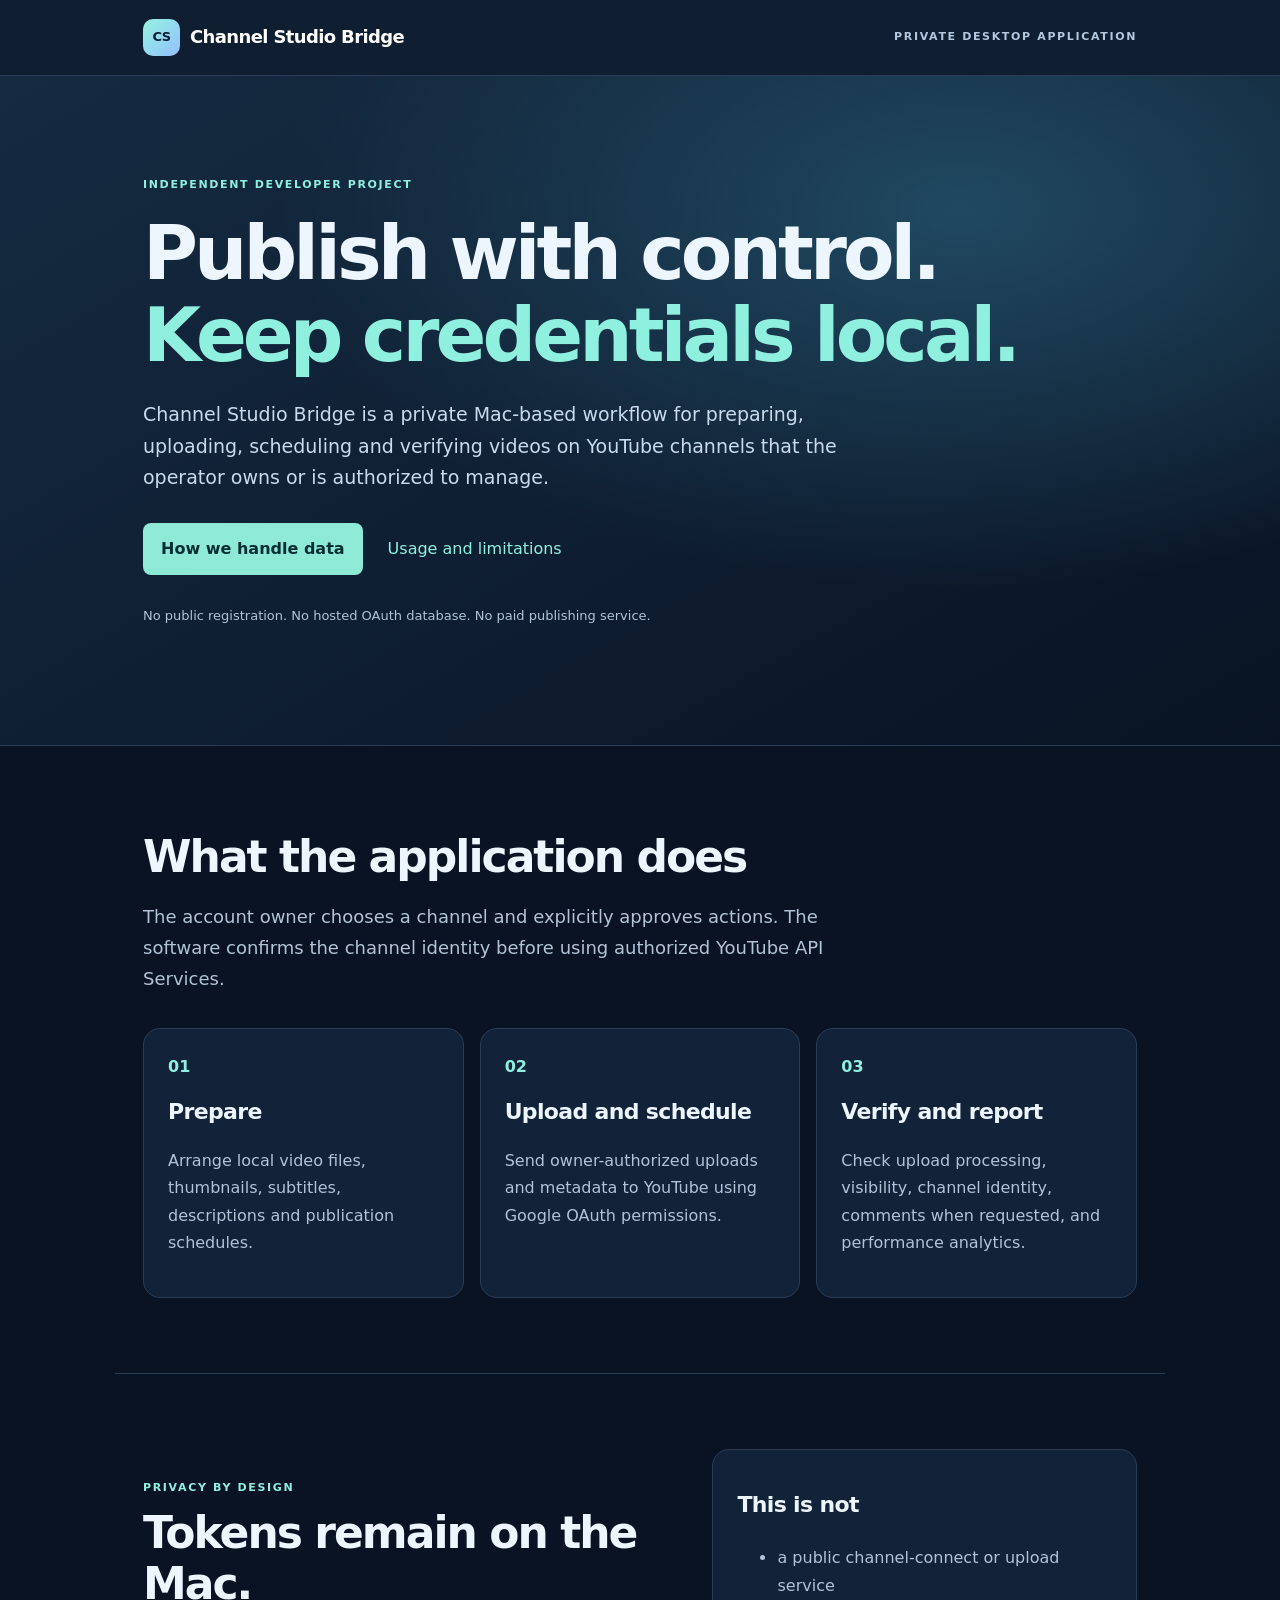
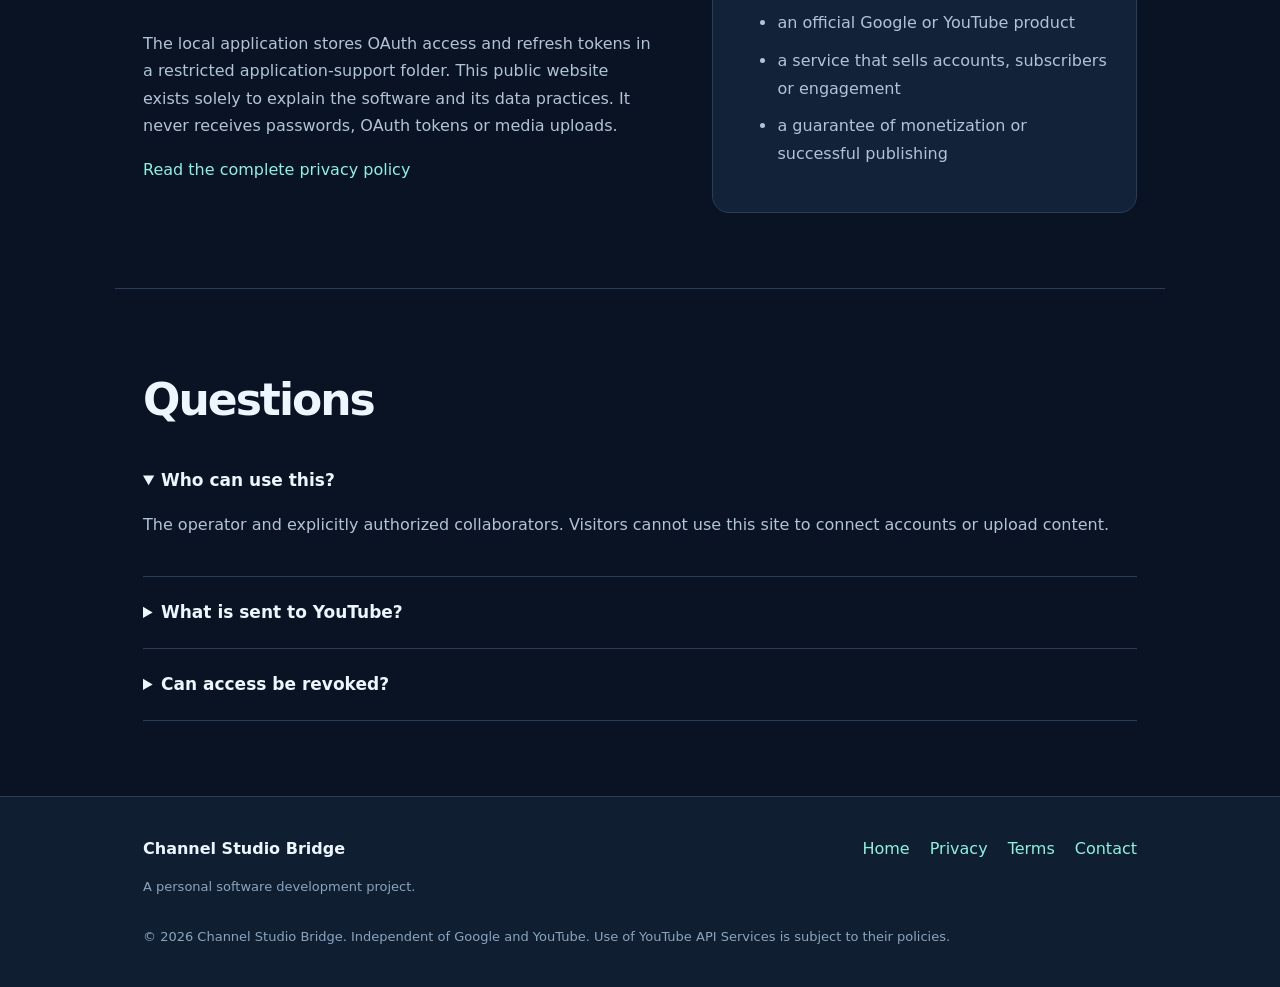
<file: index.html>
<!doctype html><html lang="en"><head><meta charset="UTF-8"><meta name="viewport" content="width=device-width,initial-scale=1"><title>Channel Studio Bridge | Owner-operated desktop publishing</title><meta name="description" content="Channel Studio Bridge is a private, owner-operated Mac tool for YouTube video uploads, scheduling, channel analytics and publishing verification."><link rel="stylesheet" href="style.css"></head><body>
<header><div class="wrap nav"><a class="logo" href="./"><span>CS</span> Channel Studio Bridge</a><small>PRIVATE DESKTOP APPLICATION</small></div></header>
<main><section class="hero"><div class="wrap"><div class="eyebrow">Independent developer project</div><h1>Publish with control.<br><em>Keep credentials local.</em></h1><p class="lead">Channel Studio Bridge is a private Mac-based workflow for preparing, uploading, scheduling and verifying videos on YouTube channels that the operator owns or is authorized to manage.</p><div class="links"><a class="btn" href="privacy.html">How we handle data</a><a href="terms.html">Usage and limitations</a></div><p class="footnote">No public registration. No hosted OAuth database. No paid publishing service.</p></div></section>
<section class="wrap section"><h2>What the application does</h2><p class="intro">The account owner chooses a channel and explicitly approves actions. The software confirms the channel identity before using authorized YouTube API Services.</p><div class="cards"><article><b>01</b><h3>Prepare</h3><p>Arrange local video files, thumbnails, subtitles, descriptions and publication schedules.</p></article><article><b>02</b><h3>Upload and schedule</h3><p>Send owner-authorized uploads and metadata to YouTube using Google OAuth permissions.</p></article><article><b>03</b><h3>Verify and report</h3><p>Check upload processing, visibility, channel identity, comments when requested, and performance analytics.</p></article></div></section>
<section class="wrap section split"><div><div class="eyebrow">Privacy by design</div><h2>Tokens remain on the Mac.</h2><p>The local application stores OAuth access and refresh tokens in a restricted application-support folder. This public website exists solely to explain the software and its data practices. It never receives passwords, OAuth tokens or media uploads.</p><a href="privacy.html">Read the complete privacy policy</a></div><aside><h3>This is not</h3><ul><li>a public channel-connect or upload service</li><li>an official Google or YouTube product</li><li>a service that sells accounts, subscribers or engagement</li><li>a guarantee of monetization or successful publishing</li></ul></aside></section>
<section class="wrap section faq"><h2>Questions</h2><details open><summary>Who can use this?</summary><p>The operator and explicitly authorized collaborators. Visitors cannot use this site to connect accounts or upload content.</p></details><details><summary>What is sent to YouTube?</summary><p>Only content and metadata that an authorized operator selects for upload, along with the requests necessary to manage or verify that content.</p></details><details><summary>Can access be revoked?</summary><p>Yes. Visit <a href="https://myaccount.google.com/connections">Google Account connections</a> to revoke the application’s Google access, then remove the locally stored authorization files.</p></details></section></main>
<footer><div class="wrap footer"><div><strong>Channel Studio Bridge</strong><p>A personal software development project.</p></div><nav><a href="./">Home</a><a href="privacy.html">Privacy</a><a href="terms.html">Terms</a><a href="https://github.com/ajaazkarthik/channel-studio-bridge-site/issues">Contact</a></nav></div><p class="wrap small">© 2026 Channel Studio Bridge. Independent of Google and YouTube. Use of YouTube API Services is subject to their policies.</p></footer>
</body></html>
</file>
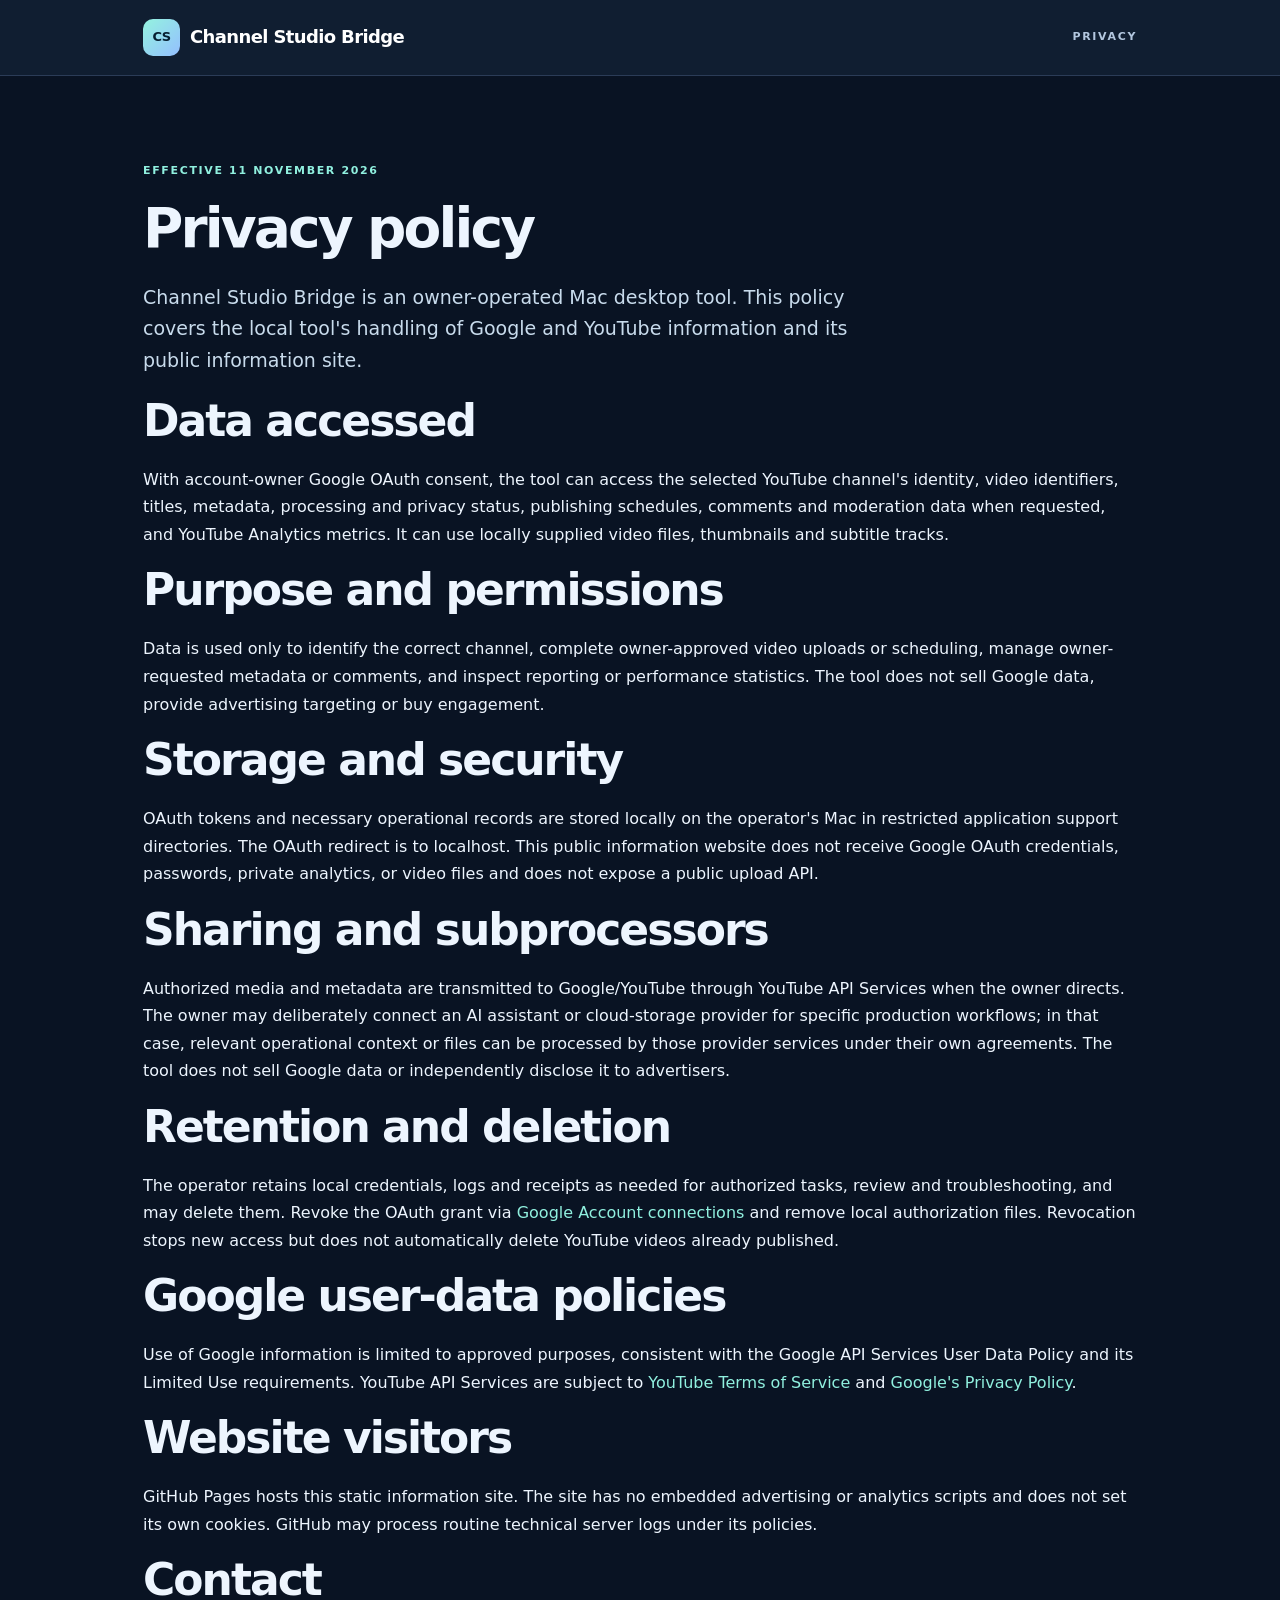
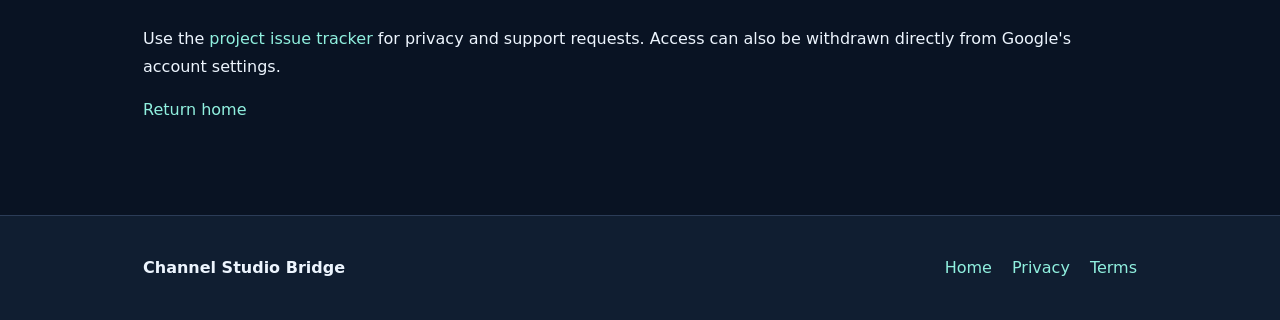
<file: privacy.html>
<!doctype html><html lang="en"><head><meta charset="UTF-8"><meta name="viewport" content="width=device-width,initial-scale=1"><title>Privacy Policy | Channel Studio Bridge</title><link rel="stylesheet" href="style.css"></head><body><header><div class="wrap nav"><a class="logo" href="./"><span>CS</span> Channel Studio Bridge</a><small>PRIVACY</small></div></header><main><section class="wrap section"><p class="eyebrow">Effective 11 November 2026</p><h1 style="font-size:55px">Privacy policy</h1><p class="lead">Channel Studio Bridge is an owner-operated Mac desktop tool. This policy covers the local tool's handling of Google and YouTube information and its public information site.</p><h2>Data accessed</h2><p>With account-owner Google OAuth consent, the tool can access the selected YouTube channel's identity, video identifiers, titles, metadata, processing and privacy status, publishing schedules, comments and moderation data when requested, and YouTube Analytics metrics. It can use locally supplied video files, thumbnails and subtitle tracks.</p><h2>Purpose and permissions</h2><p>Data is used only to identify the correct channel, complete owner-approved video uploads or scheduling, manage owner-requested metadata or comments, and inspect reporting or performance statistics. The tool does not sell Google data, provide advertising targeting or buy engagement.</p><h2>Storage and security</h2><p>OAuth tokens and necessary operational records are stored locally on the operator's Mac in restricted application support directories. The OAuth redirect is to localhost. This public information website does not receive Google OAuth credentials, passwords, private analytics, or video files and does not expose a public upload API.</p><h2>Sharing and subprocessors</h2><p>Authorized media and metadata are transmitted to Google/YouTube through YouTube API Services when the owner directs. The owner may deliberately connect an AI assistant or cloud-storage provider for specific production workflows; in that case, relevant operational context or files can be processed by those provider services under their own agreements. The tool does not sell Google data or independently disclose it to advertisers.</p><h2>Retention and deletion</h2><p>The operator retains local credentials, logs and receipts as needed for authorized tasks, review and troubleshooting, and may delete them. Revoke the OAuth grant via <a href="https://myaccount.google.com/connections">Google Account connections</a> and remove local authorization files. Revocation stops new access but does not automatically delete YouTube videos already published.</p><h2>Google user-data policies</h2><p>Use of Google information is limited to approved purposes, consistent with the Google API Services User Data Policy and its Limited Use requirements. YouTube API Services are subject to <a href="https://www.youtube.com/t/terms">YouTube Terms of Service</a> and <a href="https://policies.google.com/privacy">Google's Privacy Policy</a>.</p><h2>Website visitors</h2><p>GitHub Pages hosts this static information site. The site has no embedded advertising or analytics scripts and does not set its own cookies. GitHub may process routine technical server logs under its policies.</p><h2>Contact</h2><p>Use the <a href="https://github.com/ajaazkarthik/channel-studio-bridge-site/issues">project issue tracker</a> for privacy and support requests. Access can also be withdrawn directly from Google's account settings.</p><p><a href="./">Return home</a></p></section></main><footer><div class="wrap footer"><strong>Channel Studio Bridge</strong><nav><a href="./">Home</a><a href="privacy.html">Privacy</a><a href="terms.html">Terms</a></nav></div></footer></body></html>
</file>
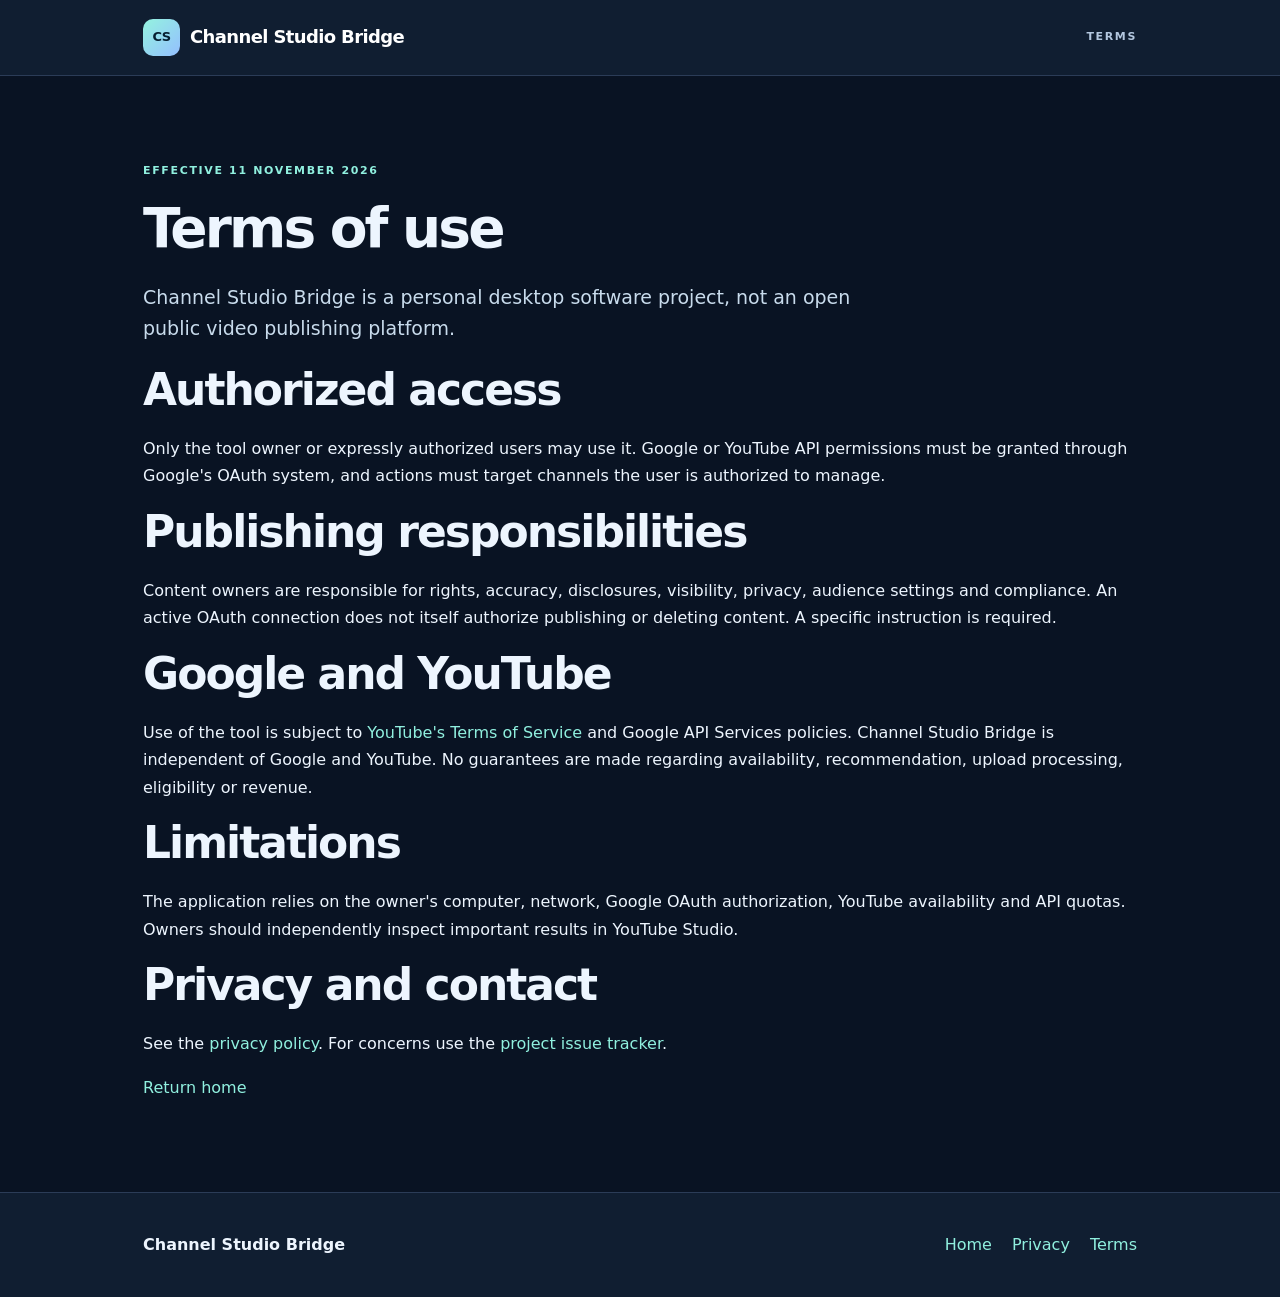
<file: terms.html>
<!doctype html><html lang="en"><head><meta charset="UTF-8"><meta name="viewport" content="width=device-width,initial-scale=1"><title>Terms | Channel Studio Bridge</title><link rel="stylesheet" href="style.css"></head><body><header><div class="wrap nav"><a class="logo" href="./"><span>CS</span> Channel Studio Bridge</a><small>TERMS</small></div></header><main><section class="wrap section"><p class="eyebrow">Effective 11 November 2026</p><h1 style="font-size:55px">Terms of use</h1><p class="lead">Channel Studio Bridge is a personal desktop software project, not an open public video publishing platform.</p><h2>Authorized access</h2><p>Only the tool owner or expressly authorized users may use it. Google or YouTube API permissions must be granted through Google's OAuth system, and actions must target channels the user is authorized to manage.</p><h2>Publishing responsibilities</h2><p>Content owners are responsible for rights, accuracy, disclosures, visibility, privacy, audience settings and compliance. An active OAuth connection does not itself authorize publishing or deleting content. A specific instruction is required.</p><h2>Google and YouTube</h2><p>Use of the tool is subject to <a href="https://www.youtube.com/t/terms">YouTube's Terms of Service</a> and Google API Services policies. Channel Studio Bridge is independent of Google and YouTube. No guarantees are made regarding availability, recommendation, upload processing, eligibility or revenue.</p><h2>Limitations</h2><p>The application relies on the owner's computer, network, Google OAuth authorization, YouTube availability and API quotas. Owners should independently inspect important results in YouTube Studio.</p><h2>Privacy and contact</h2><p>See the <a href="privacy.html">privacy policy</a>. For concerns use the <a href="https://github.com/ajaazkarthik/channel-studio-bridge-site/issues">project issue tracker</a>.</p><p><a href="./">Return home</a></p></section></main><footer><div class="wrap footer"><strong>Channel Studio Bridge</strong><nav><a href="./">Home</a><a href="privacy.html">Privacy</a><a href="terms.html">Terms</a></nav></div></footer></body></html>
</file>
<file: style.css>
:root{color-scheme:dark;--bg:#091323;--accent:#90f0df;--text:#edf5fe;--muted:#b1c4d6;--border:#2b3c57}*{box-sizing:border-box}body{margin:0;color:var(--text);background:var(--bg);font:16px/1.72 system-ui,-apple-system,"Segoe UI",sans-serif}a{color:var(--accent);text-decoration:none}a:hover{text-decoration:underline}.wrap{max-width:1050px;margin:auto;padding:0 28px}header{background:#101e31;border-bottom:1px solid var(--border)}.nav{height:75px;display:flex;align-items:center;justify-content:space-between;gap:15px}.logo{color:white;font-size:18px;font-weight:760;display:flex;align-items:center;gap:10px;letter-spacing:-.035em}.logo span{background:linear-gradient(135deg,#94f3df,#94bfff);color:#061e30;border-radius:10px;width:37px;height:37px;display:grid;place-items:center;font-size:13px}.nav small,.eyebrow{color:var(--accent);text-transform:uppercase;letter-spacing:.15em;font-size:11px;font-weight:800}.nav small{color:#b3c7df}.hero{padding:100px 0 105px;background:radial-gradient(ellipse at 75% 20%,#204961 0%,transparent 50%),linear-gradient(150deg,#152b42,#091323);border-bottom:1px solid var(--border)}h1{font-size:clamp(42px,6.4vw,75px);letter-spacing:-.052em;line-height:1.09;margin:18px 0 23px}h1 em{font-style:normal;color:var(--accent)}.lead{max-width:740px;font-size:19px;color:#c8dbec;line-height:1.65}.links{display:flex;align-items:center;gap:25px;flex-wrap:wrap;margin:30px 0}.btn{background:#8ee9d7;color:#062e33;padding:12px 18px;border-radius:8px;font-weight:750}.btn:hover{background:#b7fff1;color:#062e33;text-decoration:none}.footnote,.intro{color:var(--muted)}.footnote{font-size:13px}.section{padding-top:75px;padding-bottom:75px}h2{font-size:clamp(29px,4vw,44px);letter-spacing:-.045em;line-height:1.16;margin:10px 0 20px}.intro{max-width:740px;font-size:18px}.cards{display:grid;grid-template-columns:repeat(3,1fr);gap:16px;margin-top:33px}.cards article,.split aside{border:1px solid var(--border);border-radius:17px;padding:24px;background:#112239}.cards b{color:var(--accent)}h3{font-size:22px;letter-spacing:-.03em;margin:12px 0}.cards p,.split p,.split li,details p{color:var(--muted)}.split{display:grid;grid-template-columns:1.2fr 1fr;gap:60px;align-items:center;border-top:1px solid var(--border)}.split li{padding:5px 0}.faq{border-top:1px solid var(--border)}details{padding:21px 0;border-bottom:1px solid var(--border)}summary{cursor:pointer;font-size:17px;font-weight:700}footer{border-top:1px solid var(--border);background:#101e31;padding:38px 0}.footer{display:flex;justify-content:space-between;gap:20px}.footer nav{display:flex;gap:20px;flex-wrap:wrap}.footer p,.small{font-size:13px;color:#8aa5bf}.small{margin-top:15px}@media(max-width:700px){.cards,.split{grid-template-columns:1fr}.nav small{display:none}.hero{padding:75px 0}.footer{flex-direction:column}}
</file>
